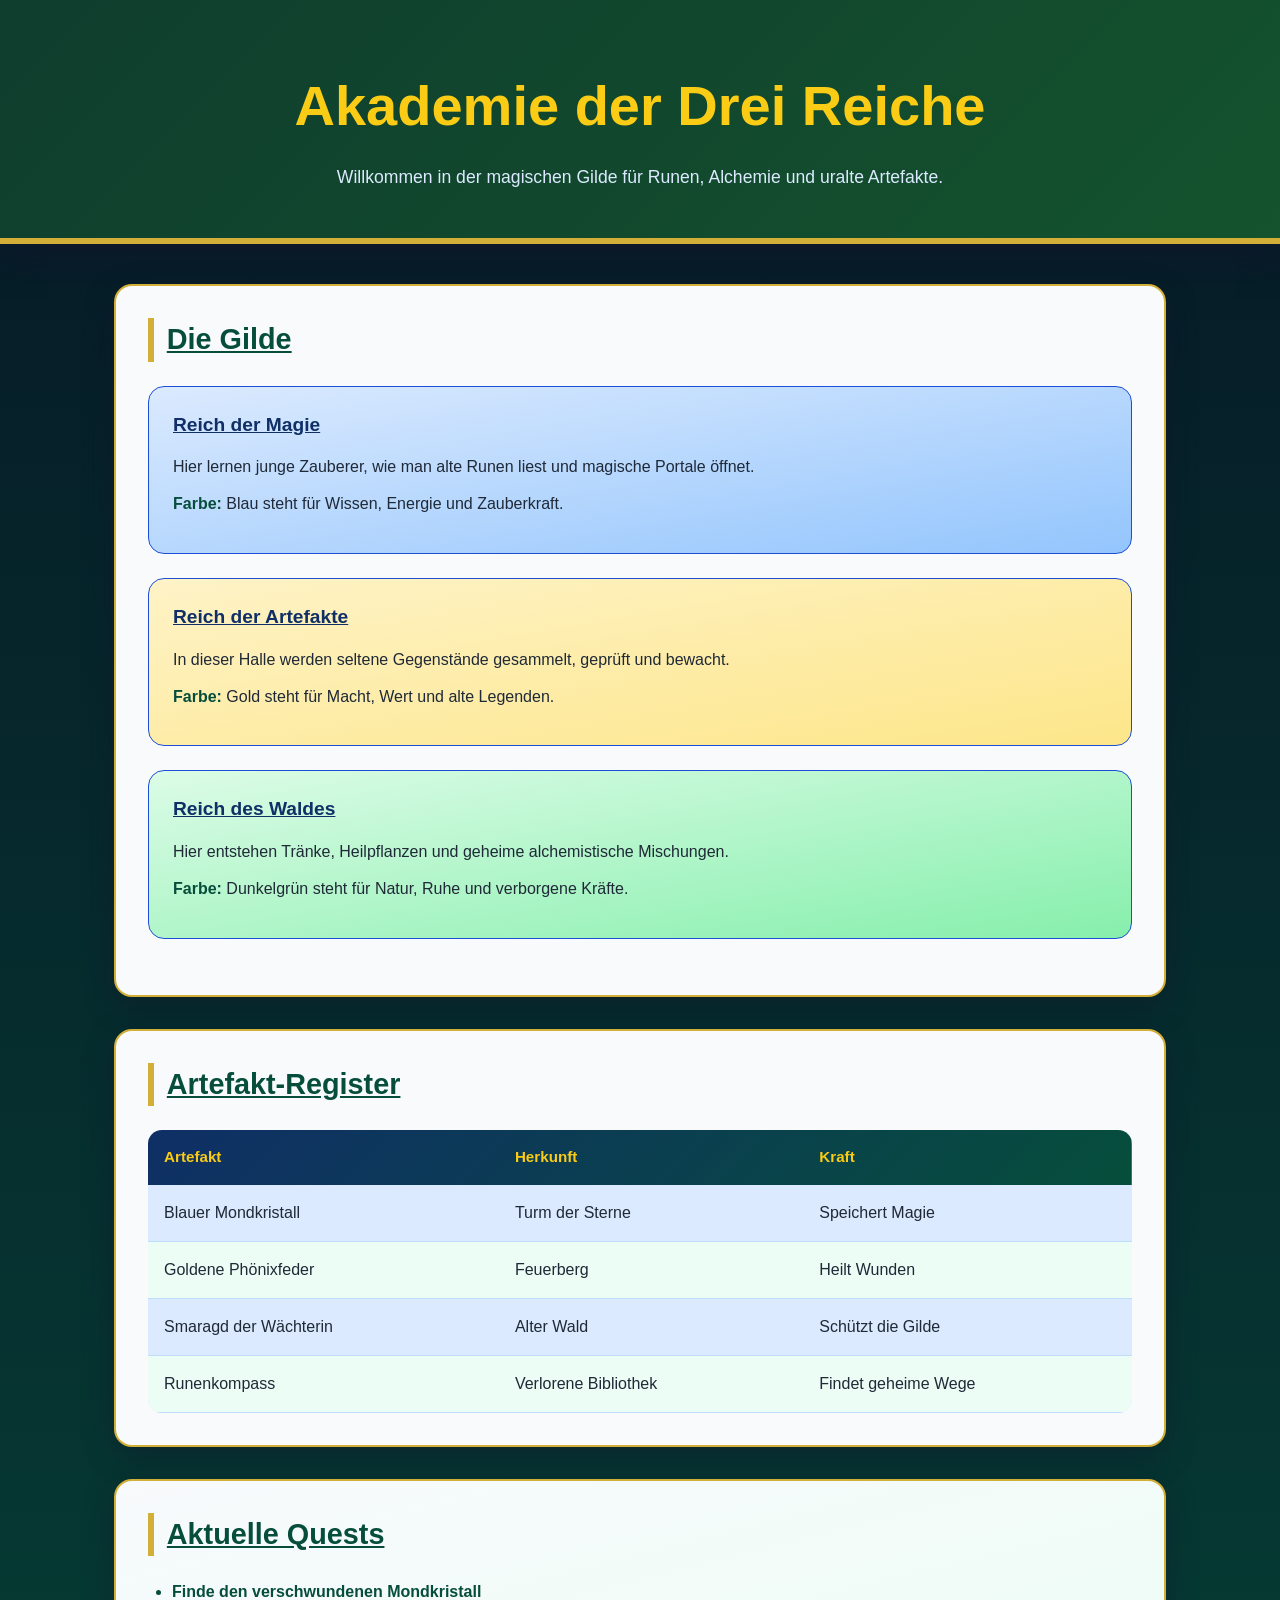
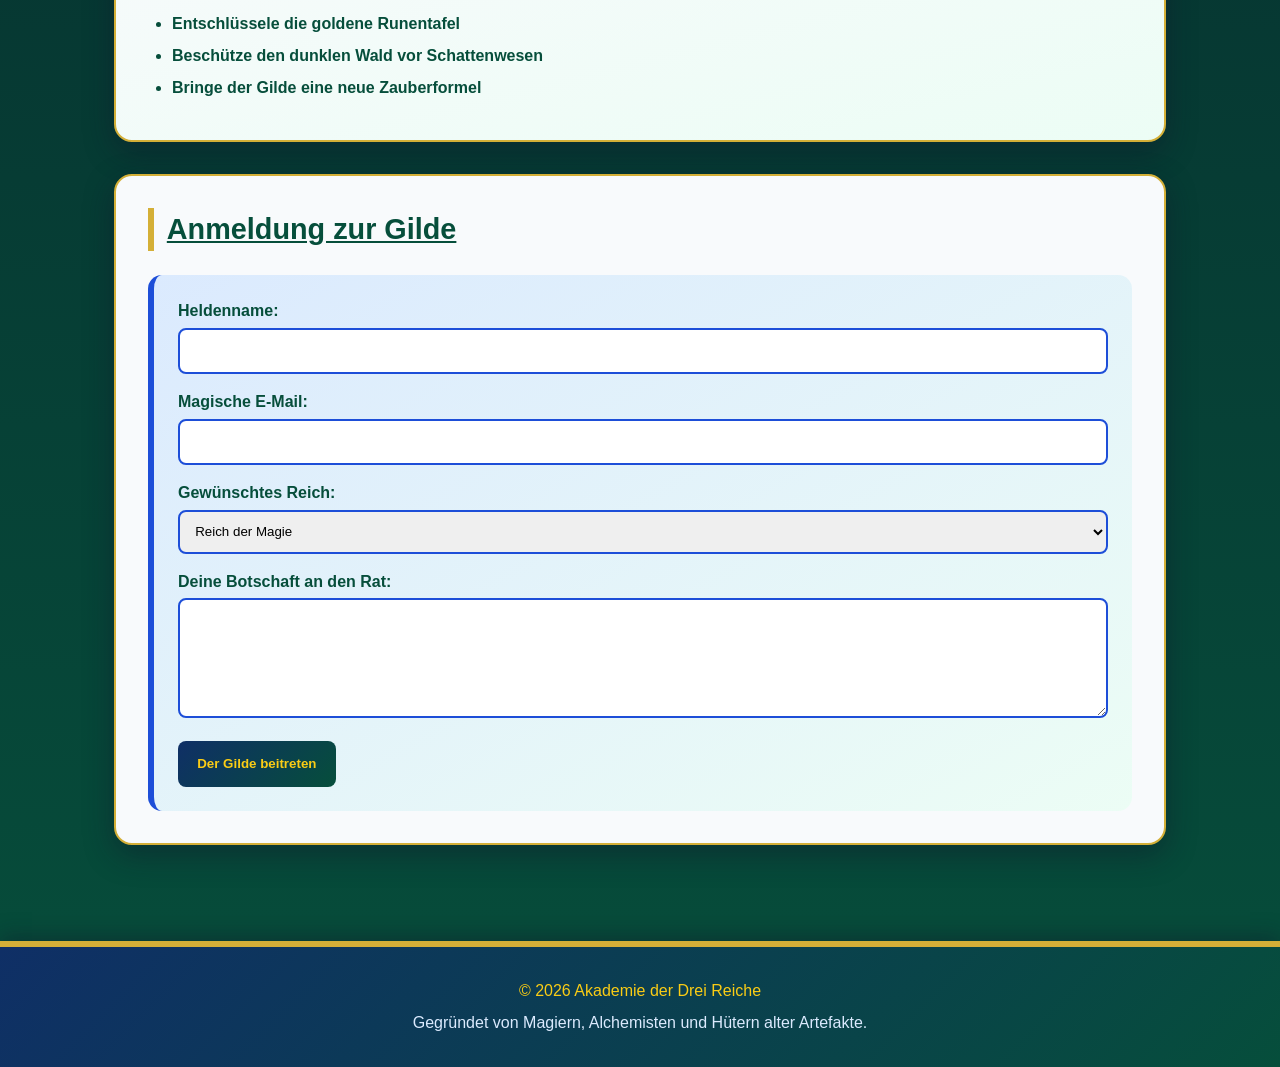
<file: HTML/Academy/index.html>
<!DOCTYPE html>
<html lang="de">
<head>
    <meta charset="UTF-8">
    <meta name="viewport" content="width=device-width, initial-scale=1.0">
    <title>Akademie der Drei Reiche</title>
    <link rel="stylesheet" href="./style.css">
</head>

<body>

    <header>
        <h1 id="main-title">Akademie der Drei Reiche</h1>
        <p>Willkommen in der magischen Gilde für Runen, Alchemie und uralte Artefakte.</p>
    </header>

    <main>

        <section>
            <h2>Die Gilde</h2>

            <article class="magie">
                <h3>Reich der Magie</h3>
                <p>Hier lernen junge Zauberer, wie man alte Runen liest und magische Portale öffnet.</p>
                <p><strong>Farbe:</strong> Blau steht für Wissen, Energie und Zauberkraft.</p>
            </article>

            <article class="gold">
                <h3>Reich der Artefakte</h3>
                <p>In dieser Halle werden seltene Gegenstände gesammelt, geprüft und bewacht.</p>
                <p><strong>Farbe:</strong> Gold steht für Macht, Wert und alte Legenden.</p>
            </article>

            <article class="wald">
                <h3>Reich des Waldes</h3>
                <p>Hier entstehen Tränke, Heilpflanzen und geheime alchemistische Mischungen.</p>
                <p><strong>Farbe:</strong> Dunkelgrün steht für Natur, Ruhe und verborgene Kräfte.</p>
            </article>
        </section>

        <section>
            <h2>Artefakt-Register</h2>

            <table>
                <thead>
                    <tr>
                        <th>Artefakt</th>
                        <th>Herkunft</th>
                        <th>Kraft</th>
                    </tr>
                </thead>

                <tbody>
                    <tr>
                        <td>Blauer Mondkristall</td>
                        <td>Turm der Sterne</td>
                        <td>Speichert Magie</td>
                    </tr>

                    <tr>
                        <td>Goldene Phönixfeder</td>
                        <td>Feuerberg</td>
                        <td>Heilt Wunden</td>
                    </tr>

                    <tr>
                        <td>Smaragd der Wächterin</td>
                        <td>Alter Wald</td>
                        <td>Schützt die Gilde</td>
                    </tr>

                    <tr>
                        <td>Runenkompass</td>
                        <td>Verlorene Bibliothek</td>
                        <td>Findet geheime Wege</td>
                    </tr>
                </tbody>
            </table>
        </section>

        <section class="questliste">
            <h2>Aktuelle Quests</h2>

            <ul>
                <li>Finde den verschwundenen Mondkristall</li>
                <li>Entschlüssele die goldene Runentafel</li>
                <li>Beschütze den dunklen Wald vor Schattenwesen</li>
                <li>Bringe der Gilde eine neue Zauberformel</li>
            </ul>
        </section>

        <section>
            <h2>Anmeldung zur Gilde</h2>

            <form>
                <p>
                    <label for="name">Heldenname:</label>
                    <input type="text" id="name" name="name">
                </p>

                <p>
                    <label for="email">Magische E-Mail:</label>
                    <input type="email" id="email" name="email" required>
                </p>

                <p>
                    <label for="reich">Gewünschtes Reich:</label>
                    <select id="reich" name="reich">
                        <option>Reich der Magie</option>
                        <option>Reich der Artefakte</option>
                        <option>Reich des Waldes</option>
                    </select>
                </p>

                <p>
                    <label for="nachricht">Deine Botschaft an den Rat:</label>
                    <textarea id="nachricht" name="nachricht"></textarea>
                </p>

                <button type="submit">Der Gilde beitreten</button>
            </form>
        </section>

    </main>

    <footer>
        <p>© 2026 Akademie der Drei Reiche</p>
        <p>Gegründet von Magiern, Alchemisten und Hütern alter Artefakte.</p>
    </footer>

</body>
</html>
</file>
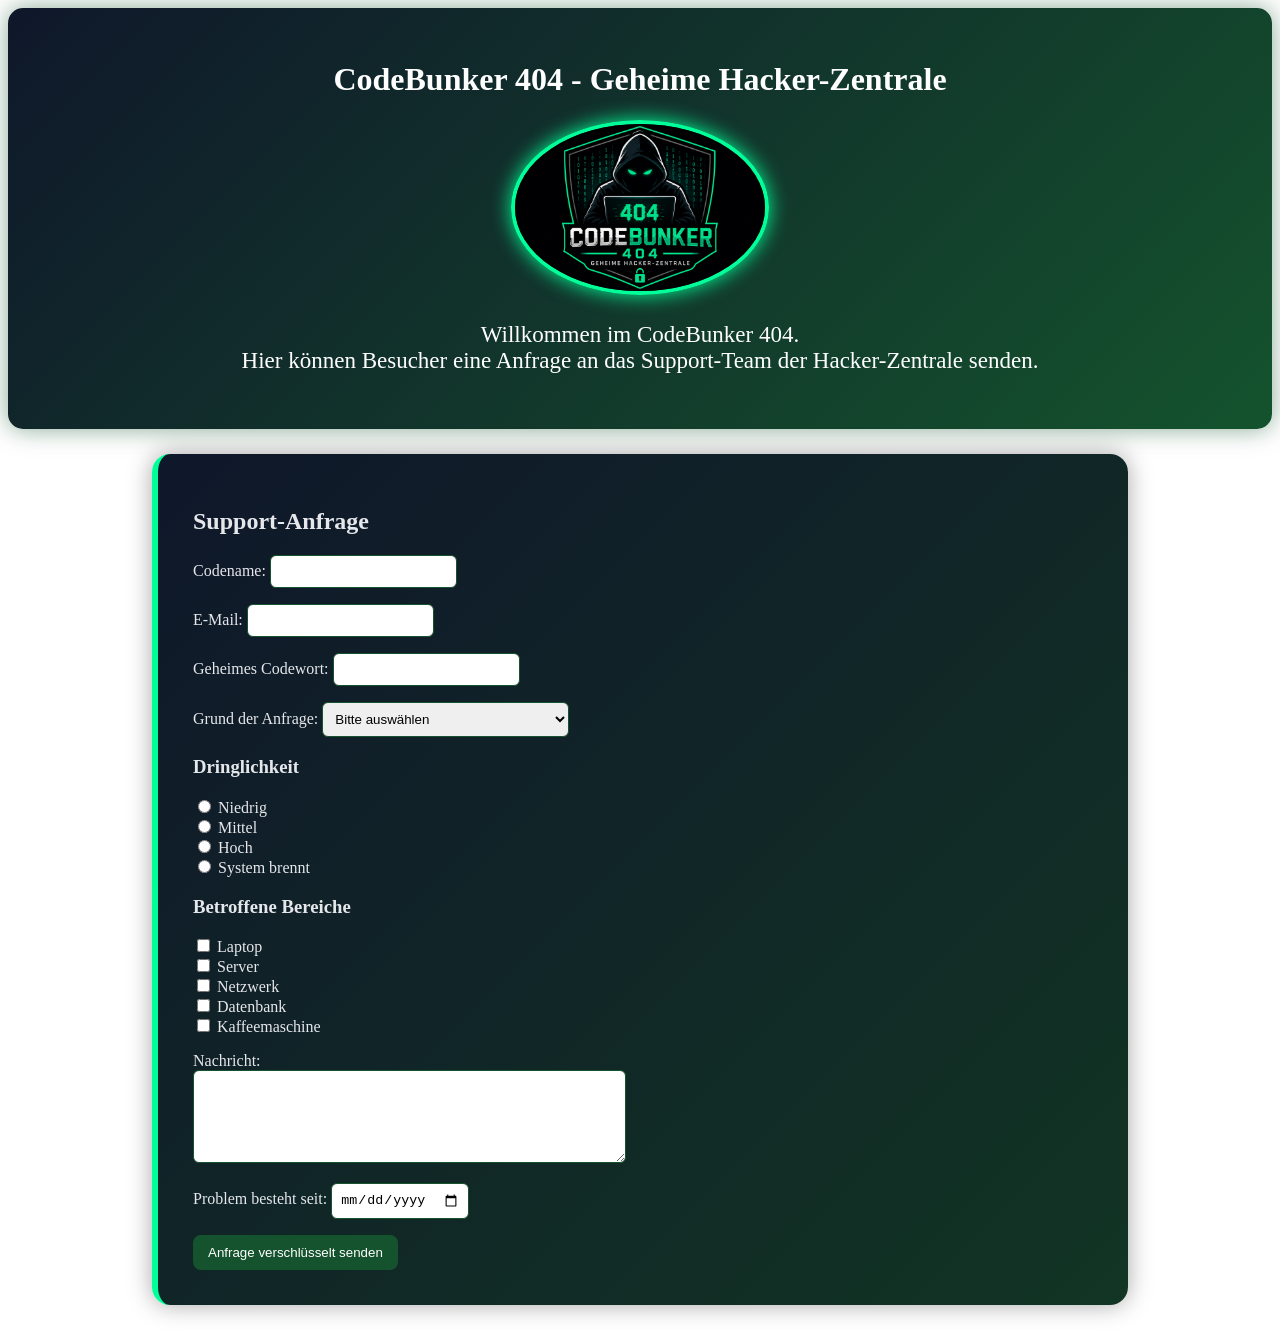
<file: HTML/Bunker 404/index.html>
<!DOCTYPE html>
<html lang="de">
    <head>
        <meta charset="UTF-8">
        <meta name="viewport" content="width=device-width, initial-scale=1.0">
        <title>CodeBunker 404 Kontaktformular</title>
    </head>

    <body>

        <header>

            <!-- Aufgabe 1: Hauptüberschrift erstellen -->
           <h1 style="color:#ffffff;">CodeBunker 404 - Geheime Hacker-Zentrale</h1>

            <img src="./medien/ChatGPT Image 9. Juni 2026, 13_03_57.png" alt="Logo CodeBunker 404" width="250" class="logo">
            <style>

            header {
                text-align: center;
                padding: 2rem;
                background: linear-gradient(135deg, #0f172a, #14532d);
                border-radius: 15px;
                box-shadow: 0 0 25px rgba(20, 83, 45, 0.5);
            }
        
            .logo {
                width: 250px;
                height: auto;
                border-radius: 50%;
                border: 4px solid #00ff99;
                box-shadow: 0 0 20px #00ff99;
            }
        
            input:focus, textarea:focus, select:focus {
                outline: none;
                border: 2px solid #00ff99;
                box-shadow: 0 0 10px #00ff99;
            }

            section {
                background: linear-gradient(135deg, #0f172a, #123524);
                color: #e5e7eb;
                padding: 35px;
                border-radius: 18px;
                box-shadow: 0 0 25px rgba(0, 0, 0, 0.35);
                max-width: 900px;
                margin: 25px auto;
                border-left: 6px solid #00ff99;
            }

            input, select, textarea {
                padding: 8px;
                border: 1px solid #14532d;
                border-radius: 6px;
            }

            button {
                background-color: #14532d;
                color: white;
                padding: 10px 15px;
                border: none;
                border-radius: 8px;
            }

            button:hover {
                background-color: #0f4430;
            }
            </style>

            <!-- Aufgabe 2: Begrüßungstext erstellen -->
          

            <p style="color:white; font-size:23px;">
                Willkommen im CodeBunker 404. <br>
                Hier können Besucher eine Anfrage an das Support-Team der Hacker-Zentrale senden.
            </p>

        </header>

        <main>

            <section>

                <h2>Support-Anfrage</h2>

                <!-- Aufgabe 3: Formular erstellen -->
                <form>

                    <!-- Aufgabe 4: Eingabefeld für den Codenamen -->
                    <p>
                        <label for="codename">Codename: </label>
                        <input type="text" name="codename" id="codename">
                    </p>

                    <!-- Aufgabe 5: Eingabefeld für die E-Mail-Adresse -->
                    <p>
                        <label for="email">E-Mail: </label>
                        <input type="email" name="email" id="email">
                    </p>

                    <!-- Bonus: Passwortfeld -->
                    <p>
                        <label for="passwort">Geheimes Codewort: </label>
                        <input type="password" name="passwort" id="passwort" required>
                    </p>

                    <!-- Aufgabe 6: Auswahlfeld für den Grund der Anfrage -->
                    <p>
                        <label for="grund">Grund der Anfrage: </label>

                        <select name="grund" id="grund" required>
                            <option value="" disabled selected>Bitte auswählen</option>
                            <option value="passwort">Passwort vergessen</option>
                            <option value="firewall">Firewall zu streng</option>
                            <option value="server">Server macht komische Geräusche</option>
                            <option value="kaffee">Kaffeeautomat offline</option>
                            <option value="allgemein">Allgemeine Anfrage</option>
                        </select>
                    </p>

                    <!-- Aufgabe 7: Radiobuttons für die Dringlichkeit -->
                    <h3>Dringlichkeit</h3>

                    <p>
                        <input type="radio" name="dringlichkeit" id="niedrig" value="niedrig">
                        <label for="niedrig">Niedrig</label>

                        <br>

                        <input type="radio" name="dringlichkeit" id="mittel" value="mittel">
                        <label for="mittel">Mittel</label>

                        <br>

                        <input type="radio" name="dringlichkeit" id="hoch" value="hoch">
                        <label for="hoch">Hoch</label>

                        <br>

                        <input type="radio" name="dringlichkeit" id="brennt" value="brennt">
                        <label for="brennt">System brennt</label>
                    </p>

                    <!-- Aufgabe 8: Checkboxen für betroffene Bereiche -->
                    <h3>Betroffene Bereiche</h3>

                    <p>
                        <input type="checkbox" name="bereich" id="laptop">
                        <label for="laptop">Laptop</label>

                        <br>

                        <input type="checkbox" name="bereich" id="server">
                        <label for="server">Server</label>

                        <br>

                        <input type="checkbox" name="bereich" id="netzwerk">
                        <label for="netzwerk">Netzwerk</label>

                        <br>

                        <input type="checkbox" name="bereich" id="datenbank">
                        <label for="datenbank">Datenbank</label>

                        <br>

                        <input type="checkbox" name="bereich" id="kaffeemaschine">
                        <label for="kaffeemaschine">Kaffeemaschine</label>
                    </p>

                    <!-- Aufgabe 9: Mehrzeiliges Texteingabefeld -->
                    <p>
                        <label for="nachricht">Nachricht: </label>

                        <br>

                        <textarea name="nachricht" id="nachricht" cols="50" rows="5"></textarea>
                    </p>

                    <!-- Aufgabe 10: Datumsfeld -->
                    <p>
                        <label for="datum">Problem besteht seit: </label>
                        <input type="date" name="datum" id="datum">
                    </p>

                    <!-- Aufgabe 11: Absende-Button -->
                    <button type="submit">Anfrage verschlüsselt senden</button>

                </form>

            </section>

        </main>

        <audio id="musik" autoplay loop>
            <source src="./medien/56-Fair-and-Free-Trade-FULL-SM495.mp3" type="audio/mpeg">
        </audio>

        <script>
            document.getElementById("musik").volume = 0.1;
        </script>
    </body>
</html>
</file>
<file: HTML/Academy/style.css>
/* Universalselektor */
* {
    font-family: Arial, Helvetica, sans-serif;
    line-height: 1.5;
    box-sizing: border-box;
    padding: 0;
    margin: 0;
}

/* Elementselektor */
body {
    background: linear-gradient(to bottom, #061826, #064e3b);
    color: #1f2937;
}

/* Header */
header {
    background: linear-gradient(135deg, #0f3d2e, #14532d);
    color: white;
    text-align: center;
    padding: 4rem 1.5rem 3rem;
    box-shadow: 0 10px 30px rgb(15, 23, 42);
    border-bottom: 6px solid #d4af37;
}

/* ID-Selektor */
#main-title {
    color: #facc15;
}

/* Nachfahre-Selektor */
header h1 {
    font-size: clamp(2rem, 5vw, 3.5rem);
    margin-bottom: 1rem;
    font-weight: 700;
}

/* Direkter Nachbarselektor */
h1 + p {
    color: #dbeafe;
    font-size: 1.1rem;
}

/* Main */
main {
    max-width: 1100px;
    margin: 0 auto;
    padding: 2.5rem 1.5rem 4rem;
}

/* Section */
section {
    background-color: #f8fafc;
    padding: 2rem;
    border-radius: 18px;
    box-shadow: 0 10px 30px rgba(15, 23, 42, 0.45);
    margin-bottom: 2rem;
    border: 2px solid #d4af37;
}

/* Überschriften */
h2 {
    font-size: 1.8rem;
    margin-bottom: 1.5rem;
    color: #064e3b;
    border-left: #d4af37 solid 6px;
    padding-left: 0.8rem;
    text-decoration: underline;
}

h3 {
    font-size: 1.2rem;
    margin-bottom: 1rem;
}

/* Article */
article {
    border-radius: 16px;
    padding: 1.5rem;
    margin-bottom: 1.5rem;
    border-left: 6px solid #d4af37;
    border: 1px solid #1d4ed8;
}

/* Klassen */
.magie {
    background: linear-gradient(to bottom right, #dbeafe, #93c5fd);
}

.gold {
    background: linear-gradient(to bottom right, #fef3c7, #fde68a);
}

.wald {
    background: linear-gradient(to bottom right, #dcfce7, #86efac);
}

.questliste {
    background: linear-gradient(to bottom right, #f8fafc, #ecfdf5);
}

/* Kindselektor */
article > h3 {
    color: #0f2f66;
    text-decoration: underline;
}

/* Nachfahre */
article p {
    margin-bottom: 0.8rem;
}

article strong {
    color: #064e3b;
}

/* Tabelle */
table {
    width: 100%;
    border-collapse: collapse;
    border-radius: 14px;
    overflow: hidden;
    background-color: #dbeafe;
}

thead {
    background: linear-gradient(135deg, #0f2f66, #064e3b);
    color: #facc15;
}

th {
    text-align: left;
    padding: 1rem;
    font-size: 0.95rem;
}

td {
    padding: 1rem;
    border-bottom: 1px solid #bfdbfe;
}

tbody tr:nth-child(even) {
    background-color: #ecfdf5;
}

tbody tr:hover {
    background-color: #facc15;
    transition: 0.3s;
}

/* Liste */
.questliste li {
    margin-left: 1.5rem;
    margin-bottom: 0.5rem;
    color: #064e3b;
    font-weight: 700;
}

/* Formular */
form {
    background: linear-gradient(to bottom right, #dbeafe, #ecfdf5);
    padding: 1.5rem;
    border-radius: 14px;
    border-left: 6px solid #1d4ed8;
}

form p {
    margin-bottom: 1rem;
}

label {
    display: block;
    margin-bottom: 0.3rem;
    color: #064e3b;
    font-weight: 700;
}

input,
select,
textarea {
    width: 100%;
    padding: 0.7rem;
    border: 2px solid #1d4ed8;
    border-radius: 8px;
}

textarea {
    height: 120px;
}

input:focus,
textarea:focus,
select:focus {
    outline: none;
    border: 2px solid #d4af37;
    box-shadow: 0 0 10px #d4af37;
}

button {
    background: linear-gradient(135deg, #0f2f66, #064e3b);
    color: #facc15;
    padding: 0.8rem 1.2rem;
    border: none;
    border-radius: 8px;
    font-weight: 700;
}

button:hover {
    background-color: #d4af37;
    color: #061826;
    transition: 0.3s;
}

/* Footer */
footer {
    background: linear-gradient(135deg, #0f2f66, #064e3b);
    color: #facc15;
    text-align: center;
    padding: 2rem;
    border-top: 6px solid #d4af37;
    box-shadow: 0 -5px 20px rgba(15, 23, 42, 0.4);
}

footer p {
    margin-bottom: 0.5rem;
}

footer p:last-child {
    margin-bottom: 0;
    color: #dbeafe;
}
</file>
